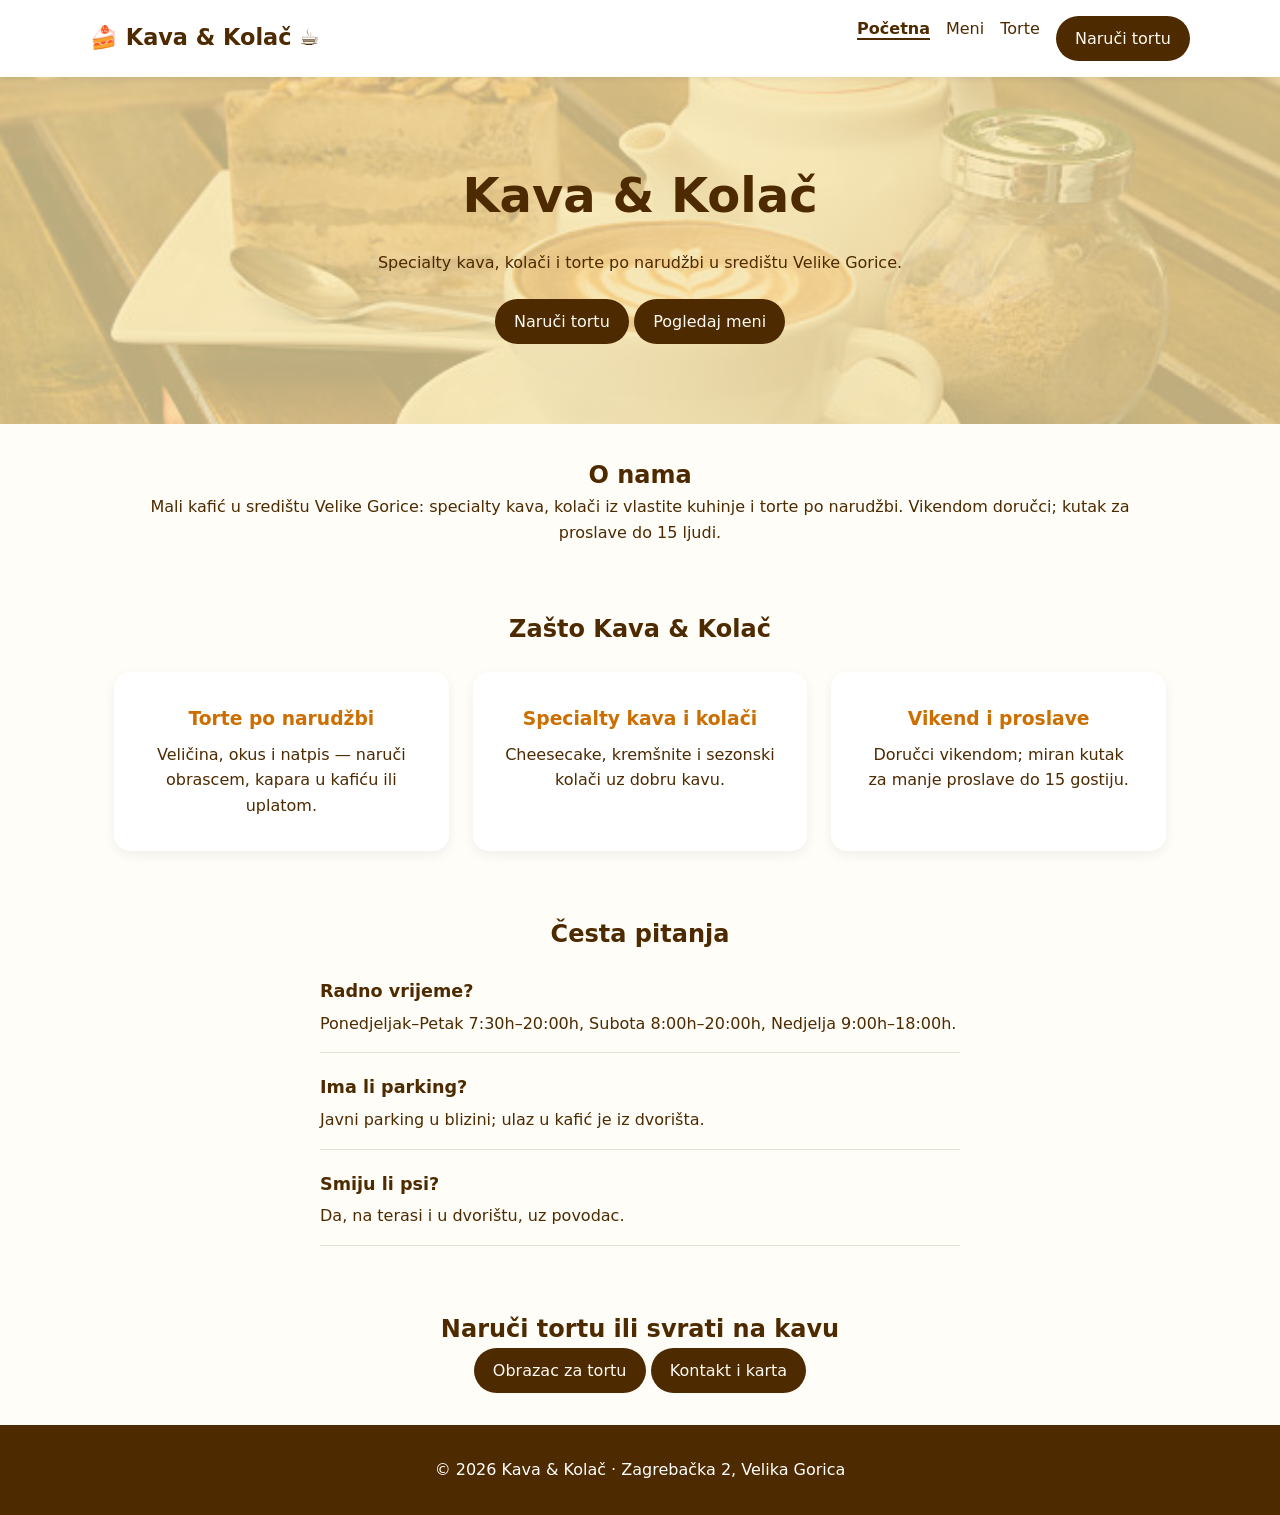
<file: index.html>
<!DOCTYPE html>
<html lang="hr">
<head>
  <meta charset="UTF-8">
  <meta name="viewport" content="width=device-width, initial-scale=1.0">
  <title>Kava & Kolač |  Kava & Kolač, Velika Gorica</title>
  <meta name="description" content="Torte po narudžbi, kava i kolači, vikendom doručci i kutak za proslave u Velikoj Gorici. ">
  <link rel="stylesheet" href="style.css">
</head>
<body>
  <header>
    <a href="index.html" class="logo">🍰 Kava & Kolač ☕</a>
 <nav>
  <button class="hamburger" aria-label="Otvori izbornik" aria-expanded="false" aria-controls="izbornik">☰</button>
    <ul id="izbornik">
         <li><a href="index.html" aria-current="page">Početna</a></li>
         <li><a href="meni.html">Meni</a></li>
        <li><a href="torte.html">Torte</a></li>
        <li><a href="kontakt.html" class="btn">Naruči tortu</a></li>
    </ul>
</nav>
  </header>

  <main>
    <section class="hero">
  <h1>Kava & Kolač</h1>
  <p>Specialty kava, kolači i torte po narudžbi u središtu Velike Gorice.</p>
  <a href="torte.html" class="btn">Naruči tortu</a>
  <a href="meni.html" class="btn btn-secondary">Pogledaj meni</a>
</section>
    
<section class="o-nama">
  <h2>O nama</h2>
  <p>Mali kafić u središtu Velike Gorice: specialty kava, kolači iz vlastite kuhinje i torte po narudžbi. Vikendom doručci; kutak za proslave do 15 ljudi.</p>
</section>

<section class="istaknuto">
  <h2>Zašto Kava & Kolač</h2>
  <ul>
    <li>
      <h3>Torte po narudžbi</h3>
      <p>Veličina, okus i natpis — naruči obrascem, kapara u kafiću ili uplatom.</p>
    </li>
    <li>
      <h3>Specialty kava i kolači</h3>
      <p>Cheesecake, kremšnite i sezonski kolači uz dobru kavu.</p>
    </li>
    <li>
      <h3>Vikend i proslave</h3>
      <p>Doručci vikendom; miran kutak za manje proslave do 15 gostiju.</p>
    </li>
  </ul>
</section>

<section class="faq">
  <h2>Česta pitanja</h2>
  <dl>
    <dt>Radno vrijeme?</dt>
    <dd>Ponedjeljak–Petak 7:30h–20:00h, Subota 8:00h–20:00h, Nedjelja 9:00h–18:00h.</dd>
    <dt>Ima li parking?</dt>
    <dd>Javni parking u blizini; ulaz u kafić je iz dvorišta.</dd>
    <dt>Smiju li psi?</dt>
    <dd>Da, na terasi i u dvorištu, uz povodac.</dd>
  </dl>
</section>

<section class="cta">
  <h2>Naruči tortu ili svrati na kavu</h2>
  <a href="torte.html" class="btn">Obrazac za tortu</a>
  <a href="kontakt.html" class="btn btn-secondary">Kontakt i karta</a>
</section>

  </main>

  <footer>
    <p>© 2026 Kava & Kolač · Zagrebačka 2, Velika Gorica</p>
  </footer>
  <script src="script.js"></script>
</body>
</html>
</file>
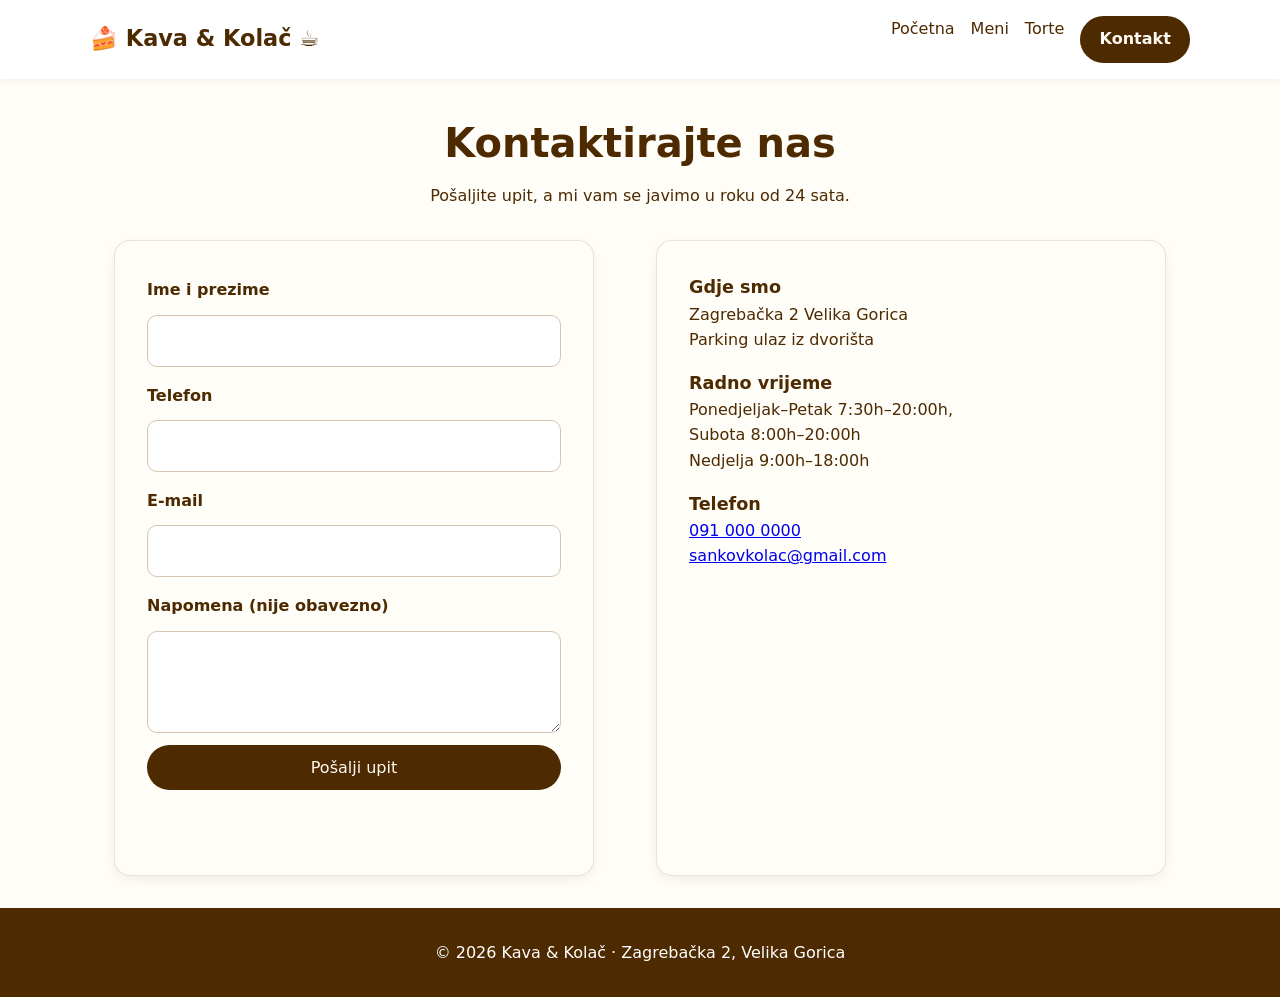
<file: kontakt.html>
<!DOCTYPE html>
<html lang="hr">
<head>
  <meta charset="UTF-8">
  <meta name="viewport" content="width=device-width, initial-scale=1.0">
  <title>Kontakt |  Kava & Kolač, Velika Gorica</title>
  <meta name="description" content="Torte po narudžbi, kava i kolači, vikendom doručci i kutak za proslave u Velikoj Gorici. ">
  <link rel="stylesheet" href="style.css">
</head>
<body>
  <header>
    <a href="index.html" class="logo">🍰 Kava & Kolač ☕</a>
 <nav>
  <button class="hamburger" aria-label="Otvori izbornik" aria-expanded="false" aria-controls="izbornik">☰</button>
    <ul id="izbornik">
         <li><a href="index.html">Početna</a></li>
         <li><a href="meni.html">Meni</a></li>
        <li><a href="torte.html">Torte</a></li>
        <li><a href="kontakt.html" aria-current="page" class="btn">Kontakt</a></li>
    </ul>
</nav>
  </header>

  <main>
    <section class="naslov-stranice">
      <h1>Kontaktirajte nas</h1>
      <p>Pošaljite upit, a mi vam se javimo u roku od 24 sata.</p>
    </section>

    <section class="kontakt">
      <form class="obrazac" action="https://formspree.io/f/PRIMJER" method="POST">
        <label for="ime">Ime i prezime</label>
        <input type="text" id="ime" name="ime" required autocomplete="name">

        <label for="telefon">Telefon</label>
        <input type="tel" id="telefon" name="telefon" required autocomplete="tel">

        <label for="mail">E-mail</label>
        <input type="email" id="mail" name="mail" required autocomplete="email">

        <label for="poruka">Napomena (nije obavezno)</label>
        <textarea id="poruka" name="poruka" rows="3"></textarea>

        <button type="submit" class="btn">Pošalji upit</button>
      </form>

      <div class="info">
        <h2>Gdje smo</h2>
        <p>Zagrebačka 2 Velika Gorica<br>Parking ulaz iz dvorišta</p>
        <h2>Radno vrijeme</h2>
        <p>Ponedjeljak–Petak 7:30h–20:00h,</p>
         <p>Subota 8:00h–20:00h</p> 
          <p>Nedjelja 9:00h–18:00h</p>
        <h2>Telefon</h2>
        <p><a href="tel:+385910000000">091 000 0000</a></p>
        <p><a href="mailto:sankovkolac@gmail.com">sankovkolac@gmail.com</a></p>
        <iframe
          src="https://www.google.com/maps?q=Velika+Gorica&output=embed"
          title="Karta: Kava & Kolač, Velika Gorica"
          loading="lazy"></iframe>
      </div>
    </section>
  </main>

  <footer>
    <p>© 2026 Kava & Kolač · Zagrebačka 2, Velika Gorica</p>
  </footer>
  <script src="script.js"></script>
</body>
</html>
</file>
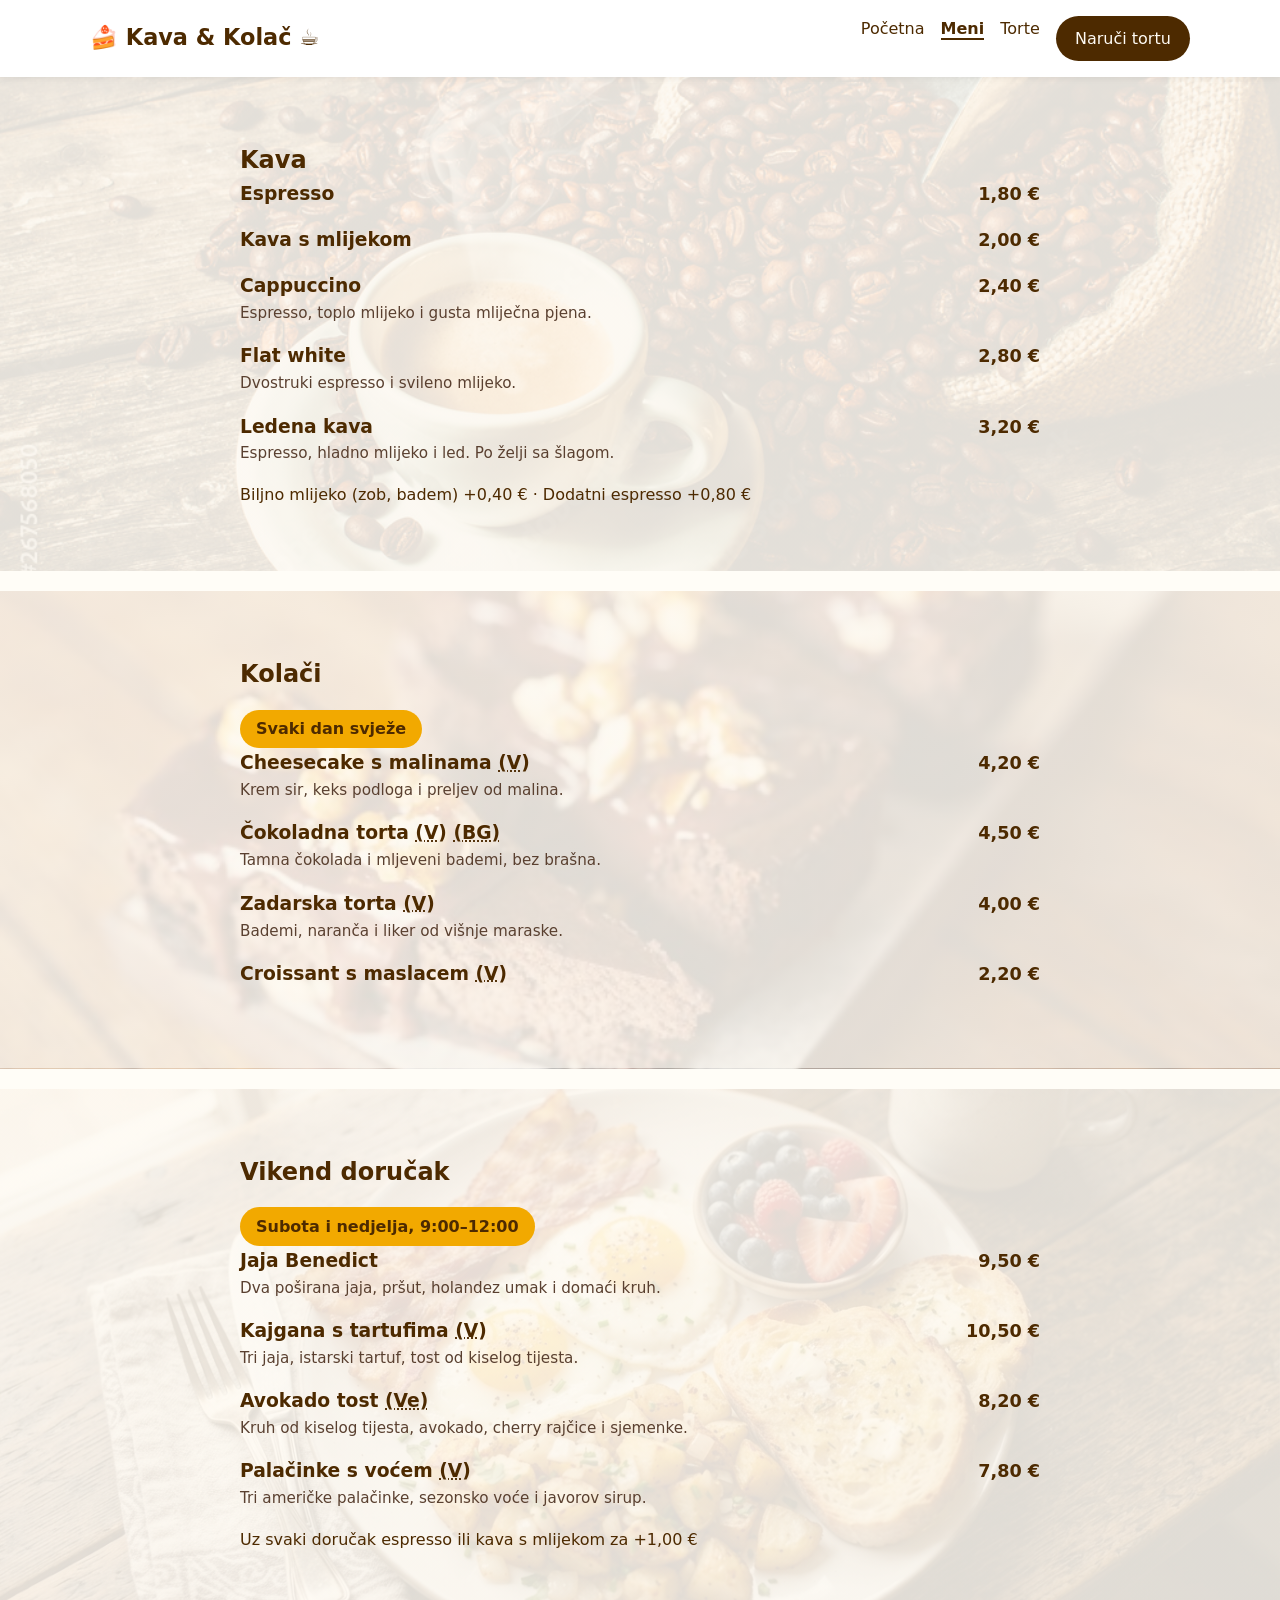
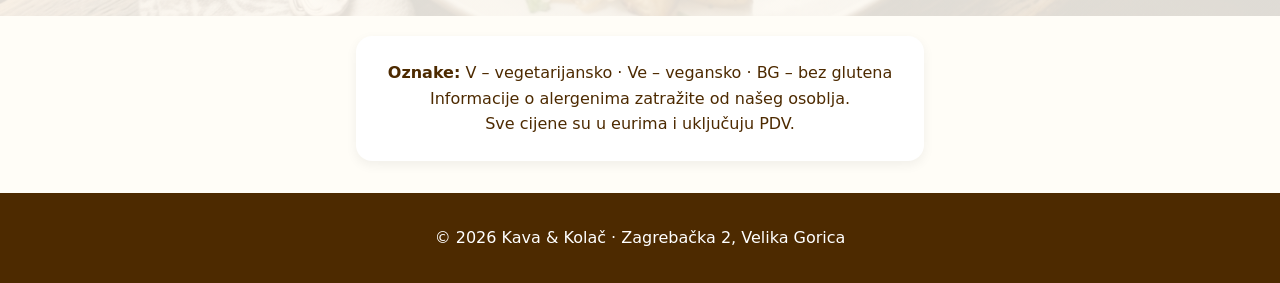
<file: meni.html>
<!doctype html>
<html lang="hr">
  <head>
    <meta charset="UTF-8" />
    <meta name="viewport" content="width=device-width, initial-scale=1.0" />
    <title>Meni | Kava & Kolač, Velika Gorica</title>
    <meta
      name="description"
      content="Torte po narudžbi, kava i kolači, vikendom doručci i kutak za proslave u Velikoj Gorici. "
    />
    <link rel="stylesheet" href="style.css" />
  </head>
  <body>
    <header>
      <a href="index.html" class="logo">🍰 Kava & Kolač ☕</a>
      <nav>
        <button
          class="hamburger"
          aria-label="Otvori izbornik"
          aria-expanded="false"
          aria-controls="izbornik"
        >
          ☰
        </button>
        <ul id="izbornik">
          <li><a href="index.html">Početna</a></li>
          <li><a href="meni.html" aria-current="page">Meni</a></li>
          <li><a href="torte.html">Torte</a></li>
          <li><a href="kontakt.html" class="btn">Naruči tortu</a></li>
        </ul>
      </nav>
    </header>

    <main id="jelovnik">
      <div class="omotac">
        <!-- ===== KAVA ===== -->
        <section class="kategorija" id="kava" aria-labelledby="naslov-kava">
          <h2 id="naslov-kava">Kava</h2>
          <ul class="stavke">
            <li class="stavka">
              <div class="stavka-red">
                <h3>Espresso</h3>
                <span class="cijena">1,80 €</span>
              </div>
            </li>
            <li class="stavka">
              <div class="stavka-red">
                <h3>Kava s mlijekom</h3>
                <span class="cijena">2,00 €</span>
              </div>
            </li>
            <li class="stavka">
              <div class="stavka-red">
                <h3>Cappuccino</h3>
                <span class="cijena">2,40 €</span>
              </div>
              <p class="opis">
                Espresso, toplo mlijeko i gusta mliječna pjena.
              </p>
            </li>
            <li class="stavka">
              <div class="stavka-red">
                <h3>Flat white</h3>
                <span class="cijena">2,80 €</span>
              </div>
              <p class="opis">Dvostruki espresso i svileno mlijeko.</p>
            </li>
            <li class="stavka">
              <div class="stavka-red">
                <h3>Ledena kava</h3>
                <span class="cijena">3,20 €</span>
              </div>
              <p class="opis">
                Espresso, hladno mlijeko i led. Po želji sa šlagom.
              </p>
            </li>
          </ul>
          <p class="dodatak">
            Biljno mlijeko (zob, badem) +0,40 € · Dodatni espresso +0,80 €
          </p>
        </section>

        <!-- ===== KOLAČI ===== -->
        <section class="kategorija" id="kolaci" aria-labelledby="naslov-kolaci">
          <h2 id="naslov-kolaci">Kolači</h2>
          <p class="napomena">Svaki dan svježe</p>
          <ul class="stavke">
            <li class="stavka">
              <div class="stavka-red">
                <h3>
                  Cheesecake s malinama
                  <abbr class="oznaka" title="vegetarijansko">(V)</abbr>
                </h3>
                <span class="cijena">4,20 €</span>
              </div>
              <p class="opis">Krem sir, keks podloga i preljev od malina.</p>
            </li>
            <li class="stavka">
              <div class="stavka-red">
                <h3>
                  Čokoladna torta
                  <abbr class="oznaka" title="vegetarijansko">(V)</abbr>
                  <abbr class="oznaka" title="bez glutena">(BG)</abbr>
                </h3>
                <span class="cijena">4,50 €</span>
              </div>
              <p class="opis">Tamna čokolada i mljeveni bademi, bez brašna.</p>
            </li>
            <li class="stavka">
              <div class="stavka-red">
                <h3>
                  Zadarska torta
                  <abbr class="oznaka" title="vegetarijansko">(V)</abbr>
                </h3>
                <span class="cijena">4,00 €</span>
              </div>
              <p class="opis">Bademi, naranča i liker od višnje maraske.</p>
            </li>
            <li class="stavka">
              <div class="stavka-red">
                <h3>
                  Croissant s maslacem
                  <abbr class="oznaka" title="vegetarijansko">(V)</abbr>
                </h3>
                <span class="cijena">2,20 €</span>
              </div>
            </li>
          </ul>
        </section>

        <!-- ===== VIKEND DORUČAK ===== -->
        <section
          class="kategorija"
          id="dorucak"
          aria-labelledby="naslov-dorucak"
        >
          <h2 id="naslov-dorucak">Vikend doručak</h2>
          <p class="napomena">Subota i nedjelja, 9:00–12:00</p>
          <ul class="stavke">
            <li class="stavka">
              <div class="stavka-red">
                <h3>Jaja Benedict</h3>
                <span class="cijena">9,50 €</span>
              </div>
              <p class="opis">
                Dva poširana jaja, pršut, holandez umak i domaći kruh.
              </p>
            </li>
            <li class="stavka">
              <div class="stavka-red">
                <h3>
                  Kajgana s tartufima
                  <abbr class="oznaka" title="vegetarijansko">(V)</abbr>
                </h3>
                <span class="cijena">10,50 €</span>
              </div>
              <p class="opis">
                Tri jaja, istarski tartuf, tost od kiselog tijesta.
              </p>
            </li>
            <li class="stavka">
              <div class="stavka-red">
                <h3>
                  Avokado tost <abbr class="oznaka" title="vegansko">(Ve)</abbr>
                </h3>
                <span class="cijena">8,20 €</span>
              </div>
              <p class="opis">
                Kruh od kiselog tijesta, avokado, cherry rajčice i sjemenke.
              </p>
            </li>
            <li class="stavka">
              <div class="stavka-red">
                <h3>
                  Palačinke s voćem
                  <abbr class="oznaka" title="vegetarijansko">(V)</abbr>
                </h3>
                <span class="cijena">7,80 €</span>
              </div>
              <p class="opis">
                Tri američke palačinke, sezonsko voće i javorov sirup.
              </p>
            </li>
          </ul>
          <p class="dodatak">
            Uz svaki doručak espresso ili kava s mlijekom za +1,00 €
          </p>
        </section>

        <!-- ===== LEGENDA ===== -->
        <aside class="legenda" aria-label="Oznake i napomene">
          <p>
            <strong>Oznake:</strong> V – vegetarijansko · Ve – vegansko · BG –
            bez glutena
          </p>
          <p>Informacije o alergenima zatražite od našeg osoblja.</p>
          <p>Sve cijene su u eurima i uključuju PDV.</p>
        </aside>
      </div>
    </main>

    <footer>
      <p>© 2026 Kava & Kolač · Zagrebačka 2, Velika Gorica</p>
    </footer>
    <script src="script.js"></script>
  </body>
</html>
</file>
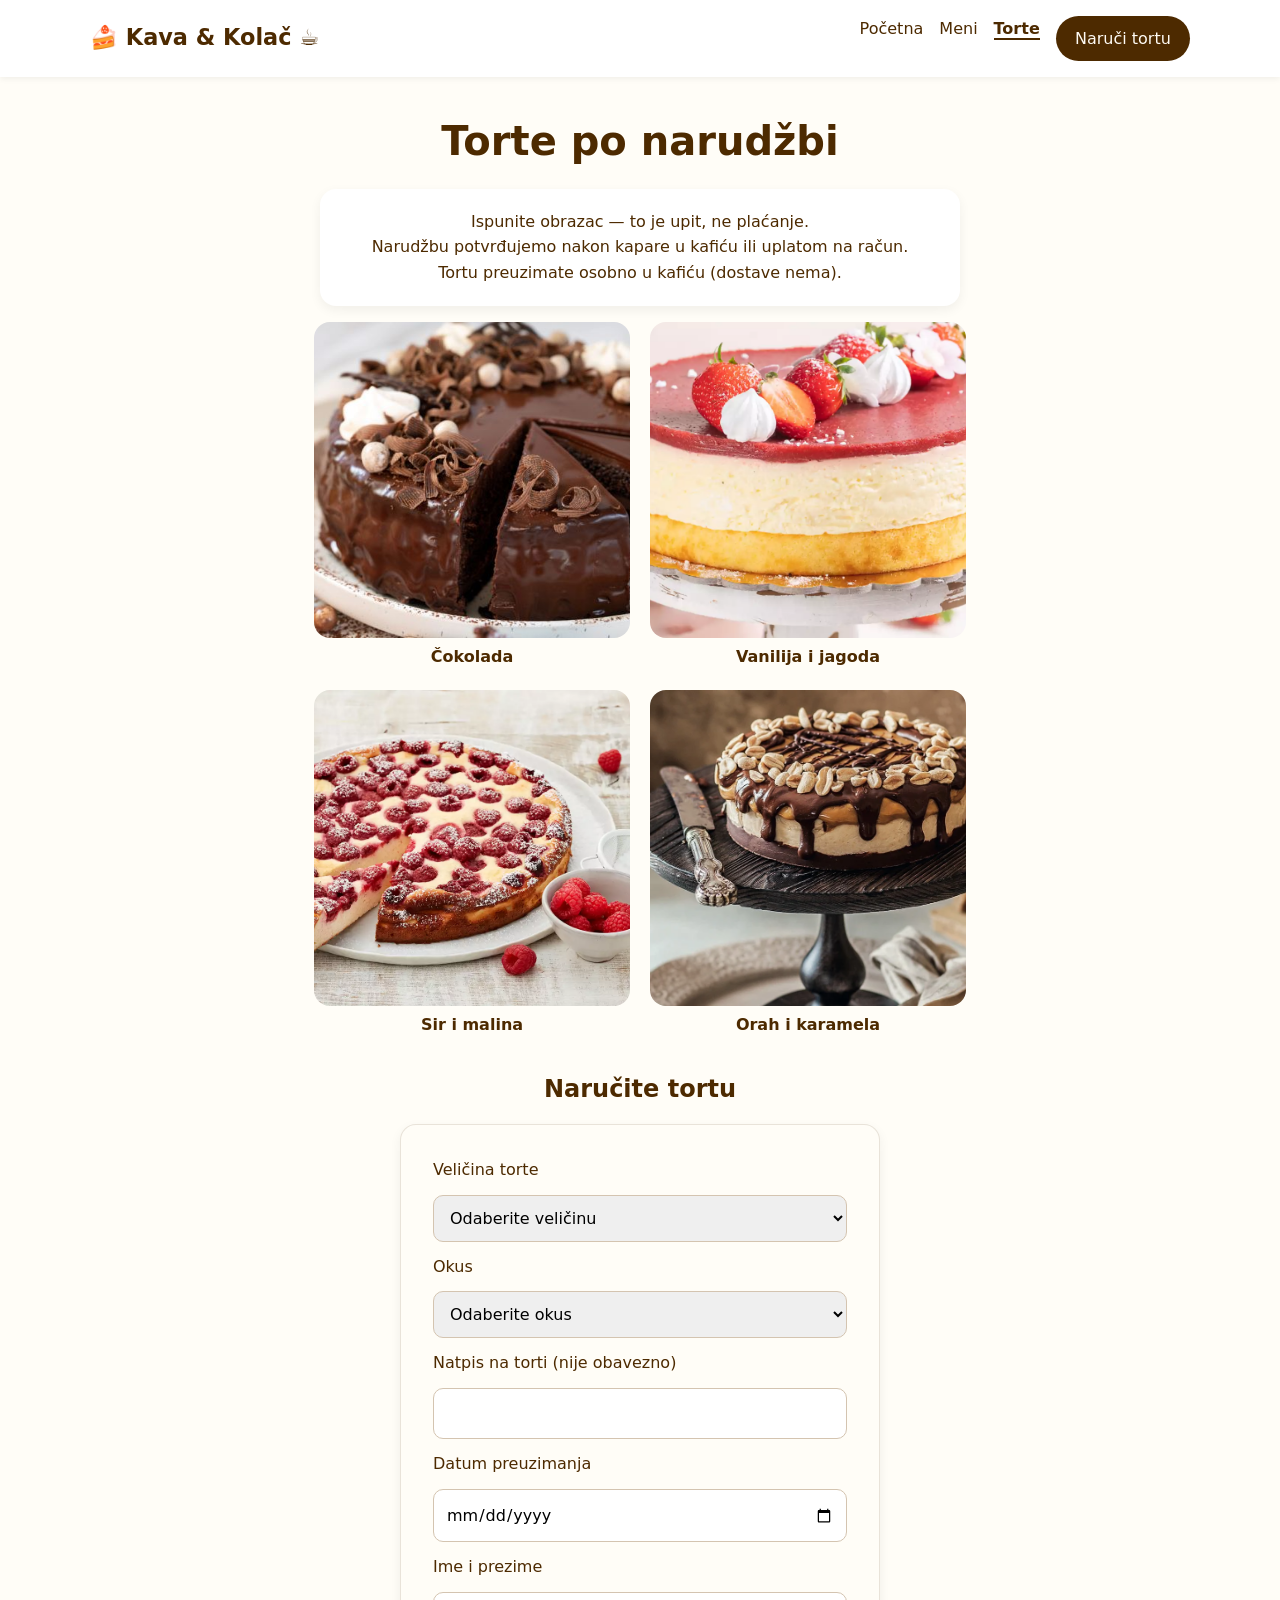
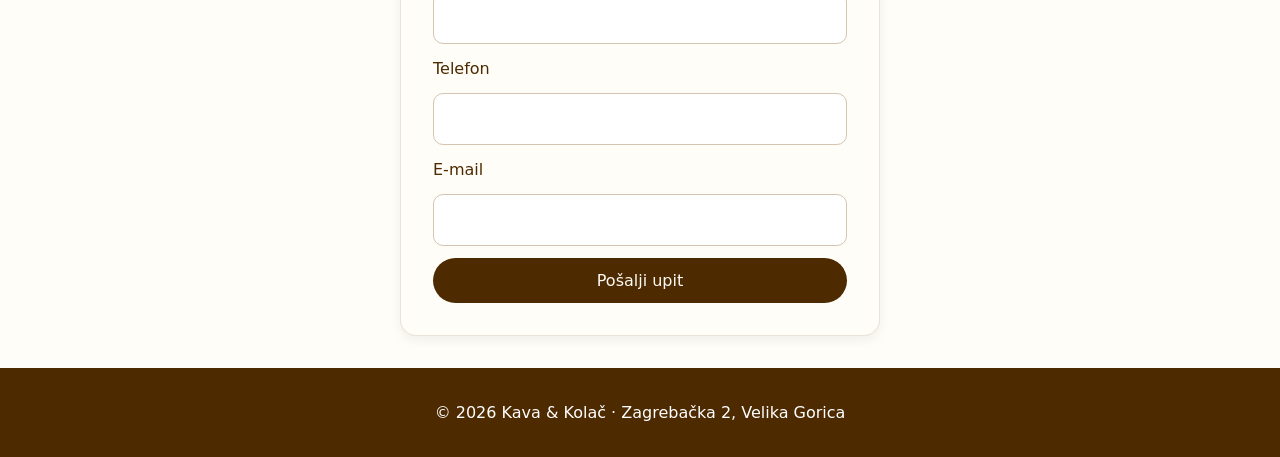
<file: torte.html>
<!doctype html>
<html lang="hr">
  <head>
    <meta charset="UTF-8" />
    <meta name="viewport" content="width=device-width, initial-scale=1.0" />
    <title>Torte | Kava & Kolač, Velika Gorica</title>
    <meta
      name="description"
      content="Torte po narudžbi, kava i kolači, vikendom doručci i kutak za proslave u Velikoj Gorici."
    />
    <link rel="stylesheet" href="style.css" />
  </head>
  <body>
    <header>
      <a href="index.html" class="logo">🍰 Kava & Kolač ☕</a>
      <nav>
        <button
          class="hamburger"
          aria-label="Otvori izbornik"
          aria-expanded="false"
          aria-controls="izbornik"
        >
          ☰
        </button>
        <ul id="izbornik">
          <li><a href="index.html">Početna</a></li>
          <li><a href="meni.html">Meni</a></li>
          <li><a href="torte.html" aria-current="page">Torte</a></li>
          <li><a href="kontakt.html" class="btn">Naruči tortu</a></li>
        </ul>
      </nav>
    </header>

    <main>
      <section class="naslov-stranice">
        <h1>Torte po narudžbi</h1>
        <div class="napomena-okvir">
          <p>Ispunite obrazac — to je upit, ne plaćanje.</p>
          <p>Narudžbu potvrđujemo nakon kapare u kafiću ili uplatom na račun.</p>
          <p>Tortu preuzimate osobno u kafiću (dostave nema).</p>
        </div>
      </section>

      <section class="torte-galerija">
        <figure>
          <img src="slike/cokolada.jpg" alt="Čokoladna torta" />
          <figcaption>Čokolada</figcaption>
        </figure>
        <figure>
          <img src="slike/vanilija.webp" alt="Vanilija i jagoda" />
          <figcaption>Vanilija i jagoda</figcaption>
        </figure>
        <figure>
          <img src="slike/sir.webp" alt="Sir i malina" />
          <figcaption>Sir i malina</figcaption>
        </figure>
        <figure>
          <img src="slike/orah.webp" alt="Orah i karamela" />
          <figcaption>Orah i karamela</figcaption>
        </figure>
      </section>

      <section class="torte-forma">
        <h2>Naručite tortu</h2>
        <form action="https://formspree.io/f/PRIMJER" method="POST">
          <label for="velicina">Veličina torte</label>
          <select id="velicina" name="velicina" required>
            <option value="">Odaberite veličinu</option>
            <option>10 osoba</option>
            <option>15 osoba</option>
            <option>20 osoba</option>
          </select>

          <label for="okus">Okus</label>
          <select id="okus" name="okus" required>
            <option value="">Odaberite okus</option>
            <option>Čokolada</option>
            <option>Vanilija i jagoda</option>
            <option>Sir i malina</option>
            <option>Orah i karamela</option>
          </select>

          <label for="natpis">Natpis na torti (nije obavezno)</label>
          <input type="text" id="natpis" name="natpis" maxlength="40" />

          <label for="datum">Datum preuzimanja</label>
          <input type="date" id="datum" name="datum_preuzimanja" required />

          <label for="ime">Ime i prezime</label>
          <input type="text" id="ime" name="ime" autocomplete="name" required />

          <label for="telefon">Telefon</label>
          <input
            type="tel"
            id="telefon"
            name="telefon"
            autocomplete="tel"
            required
          />

          <label for="email">E-mail</label>
          <input
            type="email"
            id="email"
            name="email"
            autocomplete="email"
            required
          />

          <button type="submit" class="btn">Pošalji upit</button>
        </form>
      </section>
    </main>

    <footer>
      <p>© 2026 Kava & Kolač · Zagrebačka 2, Velika Gorica</p>
    </footer>
    <script src="script.js"></script>
  </body>
</html>
</file>
<file: style.css>
:root {
  --pozadina: #F9E6A8;
  --svijetla: #F2A900;
  --glavna: #CC6F00;
  --naglasak: #4D2A00;
  --tekst: #4D2A00;
  --tekst-na-gumbu: #FEFAF3;
}

* { box-sizing: border-box; margin: 0; padding: 0; }

body {
  font-family: system-ui, sans-serif;
  color: var(--tekst);
  line-height: 1.6;
  background: #fffdf7;
  min-height: 100vh;
  display: flex;
  flex-direction: column;
}

main { flex: 1; }

header {
  position: sticky;
  top: 0;
  z-index: 10;
  display: flex;
  justify-content: space-between;
  align-items: center;
  flex-wrap: wrap;
  gap: 1rem;
  padding: 1rem max(1.5rem, calc((100% - 1100px) / 2));
  background: white;
  box-shadow: 0 2px 6px rgba(0,0,0,.06);
}

.logo { font-weight: 700; font-size: 1.4rem; text-decoration: none; color: var(--tekst); }

nav { display: flex; flex-wrap: wrap; gap: 1rem; align-items: center; }
nav a { text-decoration: none; color: var(--tekst); }
nav a:hover { color: var(--naglasak); }
nav a[aria-current="page"] {
  font-weight: 700;
  border-bottom: 2px solid var(--naglasak);
}
nav ul {
  list-style: none;
  display: flex;
  gap: 1rem;
  margin: 0;
  padding: 0;
}

.btn {
  display: inline-block;
  background: var(--naglasak);
  color: var(--tekst-na-gumbu) !important;
  padding: .6rem 1.2rem;
  border-radius: 999px;
  text-decoration: none;
  font-weight: 600;
  border: none;
  cursor: pointer;
  font: inherit;
}

.hamburger {
  display: none;
  background: none;
  border: 0;
  font-size: 2rem;
  cursor: pointer;
}

@media (max-width: 700px) {
  .hamburger { display: block; }
  nav ul {
    display: none;
    flex-direction: column;
    width: 100%;
  }
  nav ul.otvoren { display: flex; }
  nav { flex-wrap: wrap; }
  .kontakt { grid-template-columns: 1fr; }
}

/* —— Početna —— */
.hero {
  background-image:
    linear-gradient(rgba(249, 230, 168, 0.75), rgba(249, 230, 168, 0.75)),
    url("slike/hero.jpg");
  background-size: cover;
  background-position: center;
  text-align: center;
  padding: 5rem 1.5rem;
  max-width: none;
}
.hero h1 { font-size: clamp(1.8rem, 5vw, 3rem); max-width: 700px; margin: 0 auto 1rem; }
.hero p { margin-bottom: 1.5rem; }

main section {
  max-width: 1100px;
  margin: 0 auto;
  padding: 2rem 1.5rem;
}

.o-nama, .istaknuto, .faq, .cta { text-align: center; }

.istaknuto ul {
  list-style: none;
  display: grid;
  grid-template-columns: repeat(auto-fit, minmax(240px, 1fr));
  gap: 1.5rem;
  margin-top: 1.5rem;
}
.istaknuto li {
  background: white;
  border-radius: 16px;
  padding: 2rem;
  box-shadow: 0 4px 12px rgba(0,0,0,.06);
}
.istaknuto h3 { margin-bottom: .5rem; color: var(--glavna); }

.faq dl {
  max-width: 640px;
  margin: 1.5rem auto 0;
  text-align: left;
}
.faq dt {
  font-weight: 700;
  font-size: 1.1rem;
  margin-top: 1.25rem;
  color: var(--naglasak);
}
.faq dd {
  margin: .35rem 0 0;
  padding-bottom: 1rem;
  border-bottom: 1px solid rgba(77, 42, 0, .15);
}

/* —— Meni —— */
.omotac {
  max-width: none;
  width: 100%;
  padding: 0;
  display: flex;
  flex-direction: column;
  gap: 1.25rem;
}

.kategorija {
  width: 100%;
  max-width: none;
  border-radius: 0;
  margin: 0;
  padding: 4rem max(1.5rem, calc((100% - 800px) / 2));
  background-size: cover;
  background-position: center;
}

#kava {
  background-image:
    linear-gradient(rgba(254, 250, 243, 0.88), rgba(254, 250, 243, 0.88)),
    url("slike/kava.jpg");
}
#kolaci {
  background-image:
    linear-gradient(rgba(254, 250, 243, 0.88), rgba(254, 250, 243, 0.88)),
    url("slike/kolac.jpg");
}
#dorucak {
  background-image:
    linear-gradient(rgba(254, 250, 243, 0.88), rgba(254, 250, 243, 0.88)),
    url("slike/dorucak.jpg");
}

.napomena {
  display: inline-block;
  margin-top: 1rem;
  background: var(--svijetla);
  padding: .4rem 1rem;
  border-radius: 999px;
  font-weight: 600;
}

.stavke { list-style: none; }
.stavka { margin-bottom: 1rem; }
.stavka-red {
  display: flex;
  justify-content: space-between;
  gap: 1rem;
  align-items: baseline;
}
.cijena { font-weight: 800; color: var(--naglasak); font-size: 1.1rem; }
.opis { font-size: .95rem; color: #5a4030; }

.legenda {
  text-align: center;
  background: white;
  border-radius: 16px;
  padding: 1.5rem 2rem;
  box-shadow: 0 4px 12px rgba(0,0,0,.06);
  max-width: 800px;
  margin: 0 auto 2rem;
}

/* —— Torte —— */
.naslov-stranice { text-align: center; padding-bottom: 0; }
.naslov-stranice h1 { font-size: clamp(1.8rem, 4vw, 2.5rem); margin-bottom: .5rem; }

.napomena-okvir {
  max-width: 640px;
  margin: 1rem auto 0;
  padding: 1.25rem 1.5rem;
  background: white;
  border-radius: 16px;
  box-shadow: 0 4px 12px rgba(0,0,0,.06);
  text-align: center;
}

.torte-galerija {
  display: grid;
  grid-template-columns: repeat(2, 1fr);
  gap: 1.25rem;
  max-width: 700px;
  margin: 0 auto;
  padding: 1rem 1.5rem 2rem;
  text-align: center;
}

.torte-galerija figure { margin: 0; }

.torte-galerija img {
  width: 100%;
  aspect-ratio: 1;
  object-fit: cover;
  border-radius: 16px;
  display: block;
}

.torte-galerija figcaption {
  margin-top: .4rem;
  font-weight: 600;
}

.torte-forma {
  text-align: center;
  padding-top: 0;
}

.torte-forma h2 { margin-bottom: 1rem; }

main form {
  max-width: 480px;
  margin: 0 auto;
  padding: 2rem;
  background: #fffdf7;
  border: 1px solid rgba(77,42,0,.12);
  border-radius: 16px;
  display: flex;
  flex-direction: column;
  gap: .75rem;
  text-align: left;
  box-shadow: 0 4px 12px rgba(0,0,0,.06);
}

main form input,
main form select,
main form textarea {
  width: 100%;
  padding: .75rem;
  border: 1px solid #d4c4b0;
  border-radius: 10px;
  font: inherit;
}

main form input[type="radio"] {
  width: auto;
  padding: 0;
}

/* —— Kontakt —— */
.kontakt {
  display: grid;
  grid-template-columns: 1fr 1fr;
  gap: 2rem;
  align-items: stretch;
}

.obrazac {
  width: 100%;
  margin: 0;
  padding: 2rem;
  background: #fffdf7;
  border: 1px solid rgba(77,42,0,.12);
  border-radius: 16px;
  display: flex;
  flex-direction: column;
  gap: .75rem;
  text-align: left;
  box-shadow: 0 4px 12px rgba(0,0,0,.06);
}

.obrazac label {
  font-weight: 600;
  margin-top: .25rem;
}

.obrazac input,
.obrazac select,
.obrazac textarea {
  width: 100%;
  font: inherit;
  padding: .75rem;
  border: 1px solid #d4c4b0;
  border-radius: 10px;
}

.obrazac input:focus,
.obrazac select:focus,
.obrazac textarea:focus {
  outline: 3px solid var(--svijetla);
  border-color: var(--naglasak);
}

.info {
  background: #fffdf7;
  border: 1px solid rgba(77,42,0,.12);
  border-radius: 16px;
  padding: 2rem;
  box-shadow: 0 4px 12px rgba(0,0,0,.06);
}

.info h2 { font-size: 1.1rem; margin-top: 1rem; }
.info h2:first-child { margin-top: 0; }
.info iframe {
  width: 100%;
  height: 250px;
  border: 0;
  border-radius: 12px;
  margin-top: 1rem;
}

footer {
  text-align: center;
  padding: 2rem;
  background: var(--tekst);
  color: white;
}
</file>
